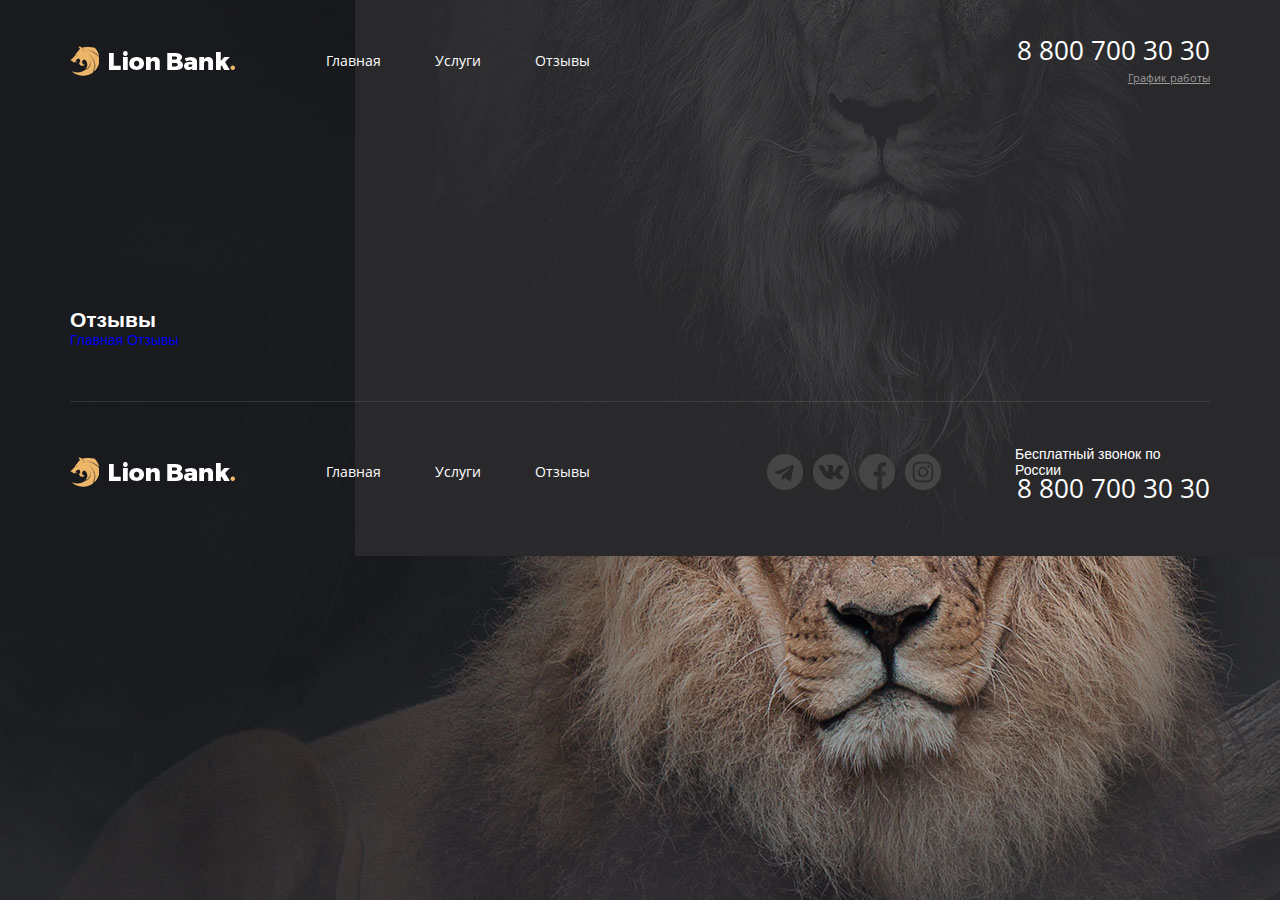
<file: feedback.html>
<!DOCTYPE html>
<html lang="ru">
<head>
  <meta name="keywords" content=""/>
  <meta name="description" content=""/>
  <link href="css/style.css" rel="stylesheet" type="text/css"/>
  <meta name="viewport" content="width=device-width, initial-scale=1"/>
  <meta charset="UTF-8"/>
  <title>Lion Bank | Отзывы</title>
</head>
<body>
<header class="header header__top">
  <a href="index.html" class="header__logo-link">
    <img src="img/logo-desktop.png" class="header__logo-img" alt="" title=""/>
  </a>
  <nav class="header__nav-menu">
    <ul class="header__menu">
      <li class="menu__item">
        <a href="index.html" class="menu__link">Главная</a>
      </li>
      <li class="menu__item">
        <a href="price.html" class="menu__link">Услуги</a>
      </li>
      <li class="menu__item">
        <a href="feedback.html" class="menu__link">Отзывы</a>
      </li>
    </ul>
  </nav>
  <div class="header__box-phone">
    <a href="tel:+8(800)7003030" class="header__phone-link">8 800 700 30 30</a>
    <div class="header__box-schedule">
      <span class="schedule__title">График работы</span>
      <div class="schedule__box-content">
        <p class="schedule__text">пн-вс: 09:00 - 20:00</p>
        <p class="schedule__text">Обед: 14:00-14:30</p>
      </div>
    </div>
  </div>
</header>
<main class="content-sidebar content__top">
  <div class="feedback__preview">
    <h2 class="feedback__preview-title">Отзывы</h2>
    <div class="breadcrumbs">
      <a href="index.html" class="breadcrumbs__link">Главная</a>
      <a href="feedback.html" class="breadcrumbs__link">Отзывы</a>
    </div>
  </div>
</main>
<footer class="footer">
  <div class="footer__wrap">
    <a href="index.html" class="footer__logo-link">
      <img src="img/logo-desktop.png" class="footer__logo-img" alt="" title=""/>
    </a>
    <nav class="footer__nav-menu">
      <ul class="footer__menu">
        <li class="menu__item">
          <a href="index.html" class="menu__link">Главная</a>
        </li>
        <li class="menu__item">
          <a href="price.html" class="menu__link">Услуги</a>
        </li>
        <li class="menu__item">
          <a href="feedback.html" class="menu__link">Отзывы</a>
        </li>
      </ul>
    </nav>
    <ul class="soc-list">
      <li class="soc-list__item">
        <a href="#" class="soc-list__link"></a>
      </li>
      <li class="soc-list__item">
        <a href="#" class="soc-list__link"></a>
      </li>
      <li class="soc-list__item">
        <a href="#" class="soc-list__link"></a>
      </li>
      <li class="soc-list__item">
        <a href="#" class="soc-list__link"></a>
      </li>
    </ul>
    <div class="footer__box-phone">
      <a href="tel:+8(800)7003030" class="footer__phone-link">8 800 700 30 30</a>
      <div class="footer__box-schedule">
        <span class="footer-schedule__title">Бесплатный звонок по России</span>
      </div>
    </div>
  </div>
</footer>
</body>
</html>
</file>
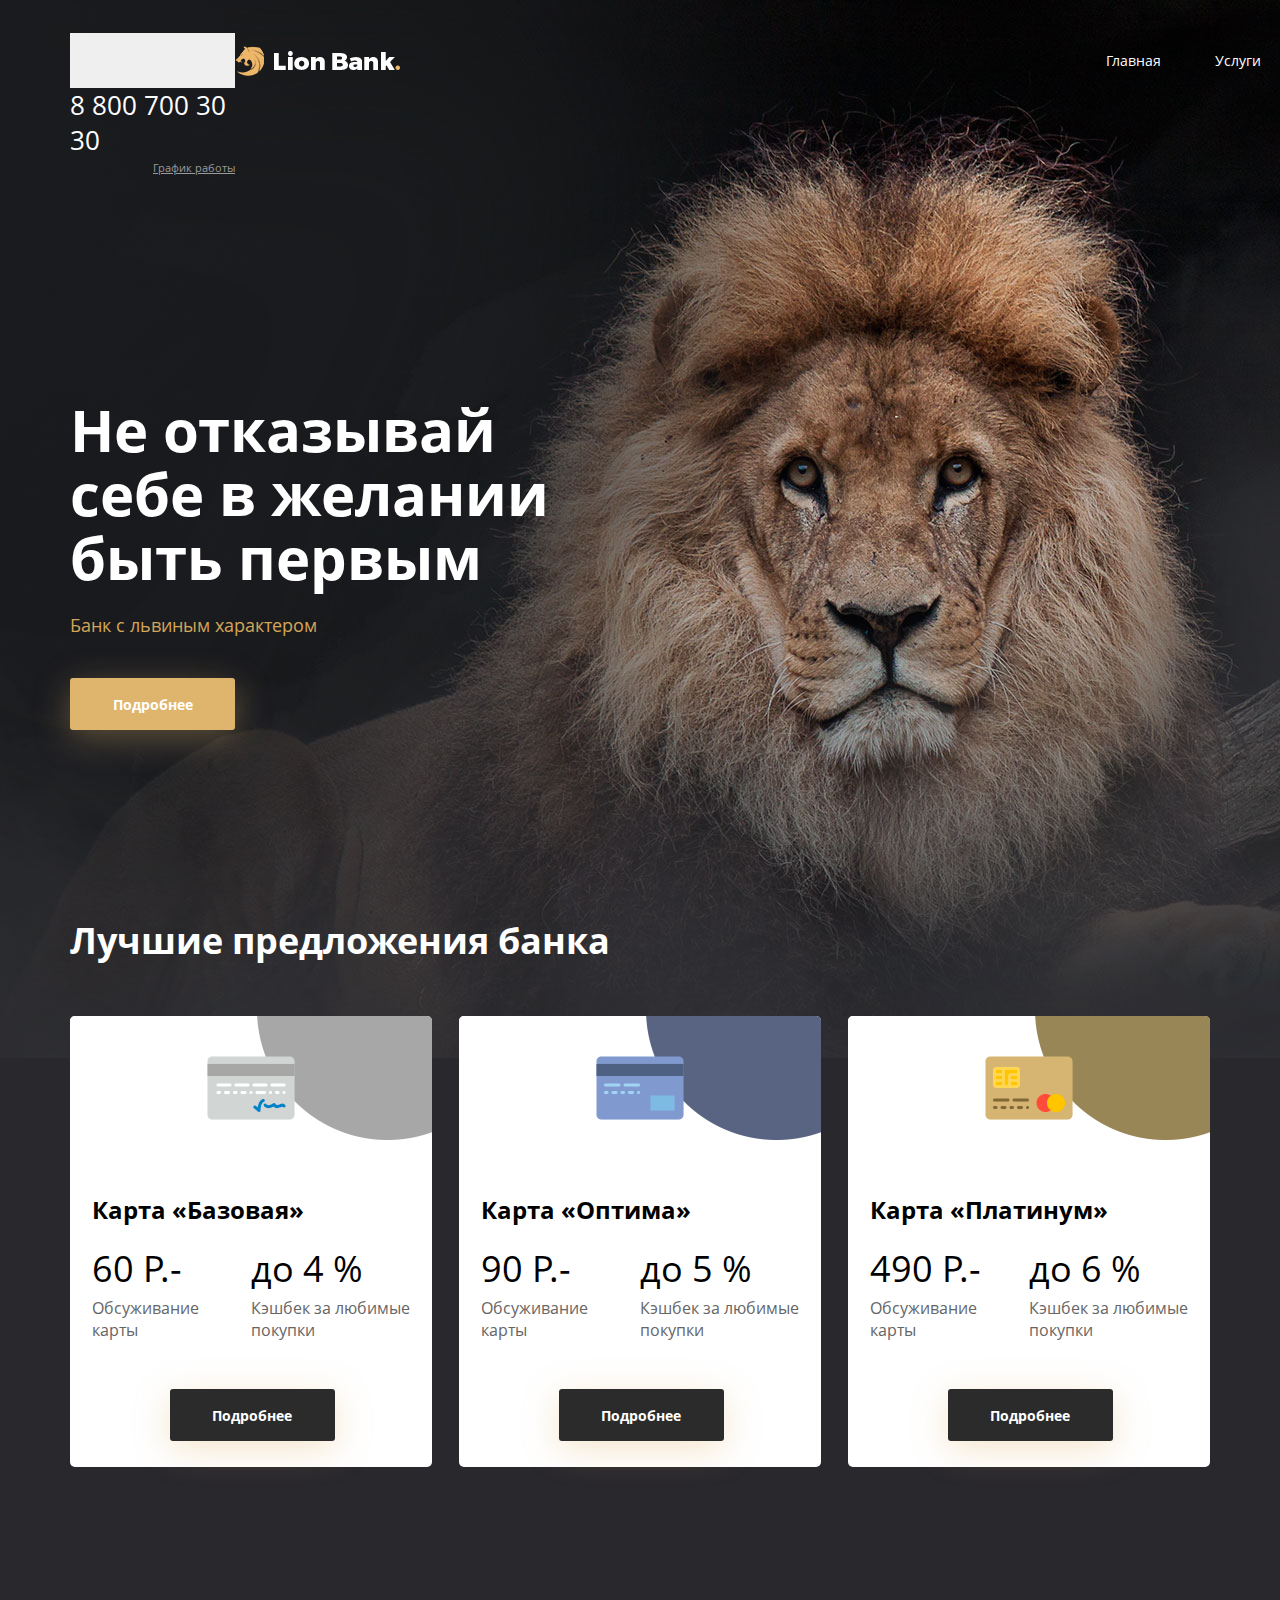
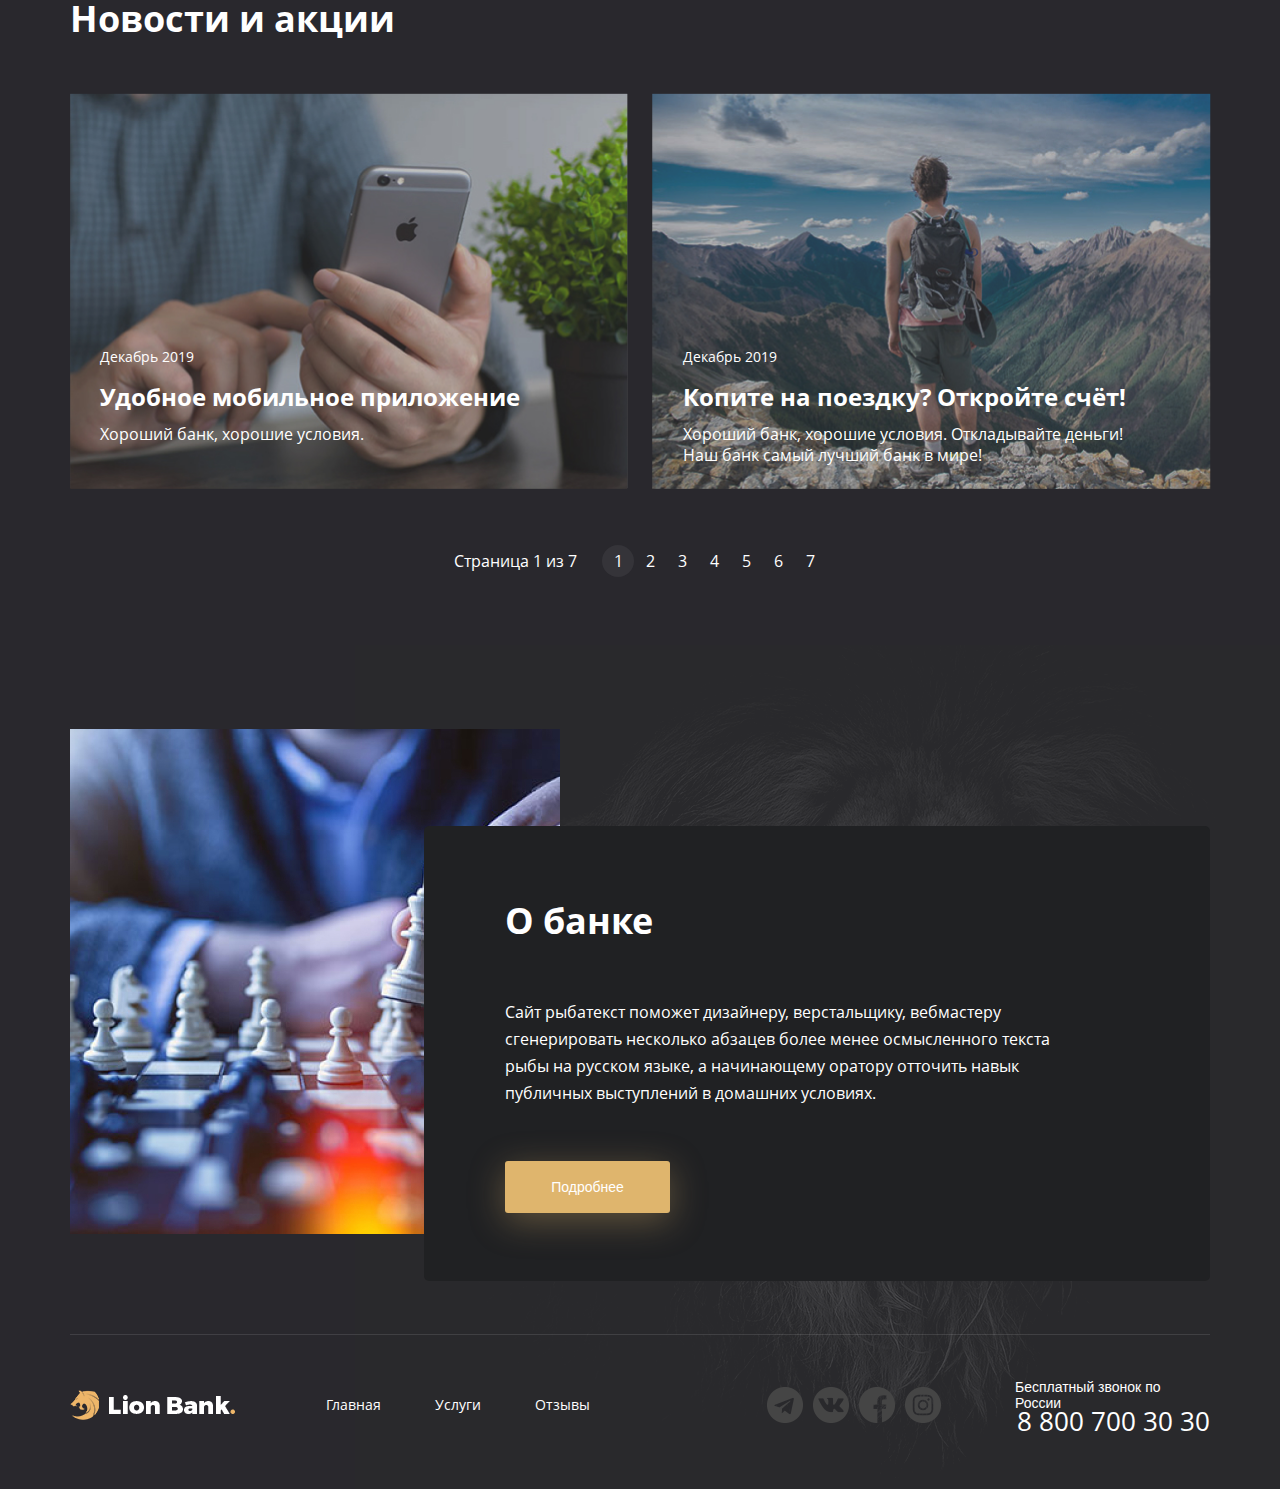
<file: general.html>
<!DOCTYPE html>
<html lang="ru" class="general">
<head>
  <meta name="keywords" content=""/>
  <meta name="description" content=""/>
  <link href="css/style.css" rel="stylesheet" type="text/css"/>
  <meta name="viewport" content="width=device-width, initial-scale=1"/>
  <meta charset="UTF-8"/>
  <title>Lion Bank | Главная</title>
</head>
<body class="index__wrap">
<header class="header">
  <button type="button" class="button-menu" id="mobile-menu" onclick="openMobileMenu()">
    <span class="sandwich-line"></span>
    <span class="sandwich-line"></span>
    <span class="sandwich-line"></span>
  </button>
  <a href="index.html" class="header__logo-link">
    <img src="img/logo-desktop.png" class="header__logo-img" alt="" title=""/>
  </a>
  <nav class="header__nav-menu" id="header-menu">
    <ul class="header__menu">
      <li class="menu__item">
        <a href="general.html" class="menu__link">Главная</a>
      </li>
      <li class="menu__item">
        <a href="price.html" class="menu__link">Услуги</a>
      </li>
      <li class="menu__item">
        <a href="feedback.html" class="menu__link">Отзывы</a>
      </li>
    </ul>
  </nav>
  <div class="header__box-phone">
    <a href="tel:+8(800)7003030" class="header__phone-link">8 800 700 30 30</a>
    <div class="header__box-schedule">
      <span class="schedule__title">График работы</span>
      <div class="schedule__box-content">
        <p class="schedule__text">пн-вс: 09:00 - 20:00</p>
        <p class="schedule__text">Обед: 14:00-14:30</p>
      </div>
    </div>
  </div>
</header>
<main class="content-sidebar">
  <div class="preview">
    <h2 class="preview__title">Не отказывай себе в желании быть первым</h2>
    <p class="preview__text">Банк с львиным характером</p>
    <a href="#" class="preview__link">Подробнее</a>
  </div>
  <div class="price">
    <h3 class="price__title">Лучшие предложения банка</h3>
    <div class="price-list">
      <div class="price-list__wrap">
        <div class="price__img-wrap img-base">
          <img src="img/cards/card-1.jpg" class="img-card" alt="" title=""/>
        </div>
        <div class="price-list__content">
          <h4 class="price-list__title">Карта «Базовая»</h4>
          <div class="price-list__info">
            <div class="price-list__info-pay">
              <span class="info-pay__title">60 Р.-</span>
              <p class="info-pay__text">Обсуживание карты</p>
            </div>
            <div class="price-list__info-cashback">
              <span class="info-cashback__title">до 4 %</span>
              <p class="info-cashback__text">Кэшбек за любимые покупки</p>
            </div>
          </div>
          <a href="#" class="price-list__link">Подробнее</a>
        </div>
      </div>
      <div class="price-list__wrap">
        <div class="price__img-wrap img-optima">
          <img src="img/cards/card-2.jpg" class="img-card" alt="" title=""/>
        </div>
        <div class="price-list__content">
          <h4 class="price-list__title">Карта «Оптима»</h4>
          <div class="price-list__info">
            <div class="price-list__info-pay">
              <span class="info-pay__title">90 Р.-</span>
              <p class="info-pay__text">Обсуживание карты</p>
            </div>
            <div class="price-list__info-cashback">
              <span class="info-cashback__title">до 5 %</span>
              <p class="info-cashback__text">Кэшбек за любимые покупки</p>
            </div>
          </div>
          <a href="#" class="price-list__link">Подробнее</a>
        </div>
      </div>
      <div class="price-list__wrap">
        <div class="price__img-wrap img-platinum">
          <img src="img/cards/card-3.png" class="img-card" alt="" title=""/>
        </div>
        <div class="price-list__content">
          <h4 class="price-list__title">Карта «Платинум»</h4>
          <div class="price-list__info">
            <div class="price-list__info-pay">
              <span class="info-pay__title">490 Р.-</span>
              <p class="info-pay__text">Обсуживание карты</p>
            </div>
            <div class="price-list__info-cashback">
              <span class="info-cashback__title">до 6 %</span>
              <p class="info-cashback__text">Кэшбек за любимые покупки</p>
            </div>
          </div>
          <a href="#" class="price-list__link">Подробнее</a>
        </div>
      </div>
    </div>
  </div>
  <div class="news">
    <h3 class="news__title">Новости и акции</h3>
    <div class="news-content">
      <a href="#" class="news__link">
        <div class="box-news">
          <img src="img/news/img-1.jpg" class="news-bg" alt="" title=""/>
          <div class="news__title-content">
            <span class="news__title-content-data">Декабрь 2019</span>
            <h6 class="news__title-h6">Удобное мобильное приложение</h6>
            <p class="news__title-text">Хороший банк, хорошие условия.</p>
          </div>
        </div>
      </a>
      <a href="#" class="news__link">
        <div class="box-news">
          <img src="img/news/img-2.jpg" class="news-bg" alt="" title=""/>
          <div class="news__title-content">
            <span class="news__title-content-data">Декабрь 2019</span>
            <h6 class="news__title-h6">Копите на поездку? Откройте счёт!</h6>
            <p class="news__title-text">Хороший банк, хорошие условия. Откладывайте деньги! Наш банк самый лучший банк в
              мире!</p>
          </div>
        </div>
      </a>
      <div class="pagination__wrap">
        <p class="pagination__text">Страница <span>1</span> из <span>7</span></p>
        <ul class="pagination">
          <li class="pagination__item current">
            <a href="#" class="pagination__link">1</a>
          </li>
          <li class="pagination__item">
            <a href="#" class="pagination__link">2</a>
          </li>
          <li class="pagination__item">
            <a href="#" class="pagination__link">3</a>
          </li>
          <li class="pagination__item">
            <a href="#" class="pagination__link">4</a>
          </li>
          <li class="pagination__item">
            <a href="#" class="pagination__link">5</a>
          </li>
          <li class="pagination__item">
            <a href="#" class="pagination__link">6</a>
          </li>
          <li class="pagination__item">
            <a href="#" class="pagination__link">7</a>
          </li>
        </ul>
      </div>
    </div>
  </div>
  <div class="about-us">
    <img src="img/img-1.jpg" class="about-us__img" alt="" title=""/>
    <div class="about-us__content">
      <h5 class="about-us__title">О банке</h5>
      <p class="about-us__text">Сайт рыбатекст поможет дизайнеру, верстальщику, вебмастеру сгенерировать несколько
        абзацев более менее
        осмысленного текста рыбы на русском языке, а начинающему оратору отточить навык публичных выступлений в домашних
        условиях.</p>
      <a href="#" class="about-us__link">Подробнее</a>
    </div>
  </div>
</main>
<footer class="footer">
  <div class="footer__wrap">
    <a href="index.html" class="footer__logo-link">
      <img src="img/logo-desktop.png" class="footer__logo-img" alt="" title=""/>
    </a>
    <nav class="footer__nav-menu">
      <ul class="footer__menu">
        <li class="menu__item">
          <a href="index.html" class="menu__link">Главная</a>
        </li>
        <li class="menu__item">
          <a href="price.html" class="menu__link">Услуги</a>
        </li>
        <li class="menu__item">
          <a href="feedback.html" class="menu__link">Отзывы</a>
        </li>
      </ul>
    </nav>
    <ul class="soc-list">
      <li class="soc-list__item">
        <a href="#" class="soc-list__link"></a>
      </li>
      <li class="soc-list__item">
        <a href="#" class="soc-list__link"></a>
      </li>
      <li class="soc-list__item">
        <a href="#" class="soc-list__link"></a>
      </li>
      <li class="soc-list__item">
        <a href="#" class="soc-list__link"></a>
      </li>
    </ul>
    <div class="footer__box-phone">
      <a href="tel:+8(800)7003030" class="footer__phone-link">8 800 700 30 30</a>
      <div class="footer__box-schedule">
        <span class="footer-schedule__title">Бесплатный звонок по России</span>
      </div>
    </div>
  </div>
</footer>
<script src="js/script.js"></script>
</body>
</html>
</file>
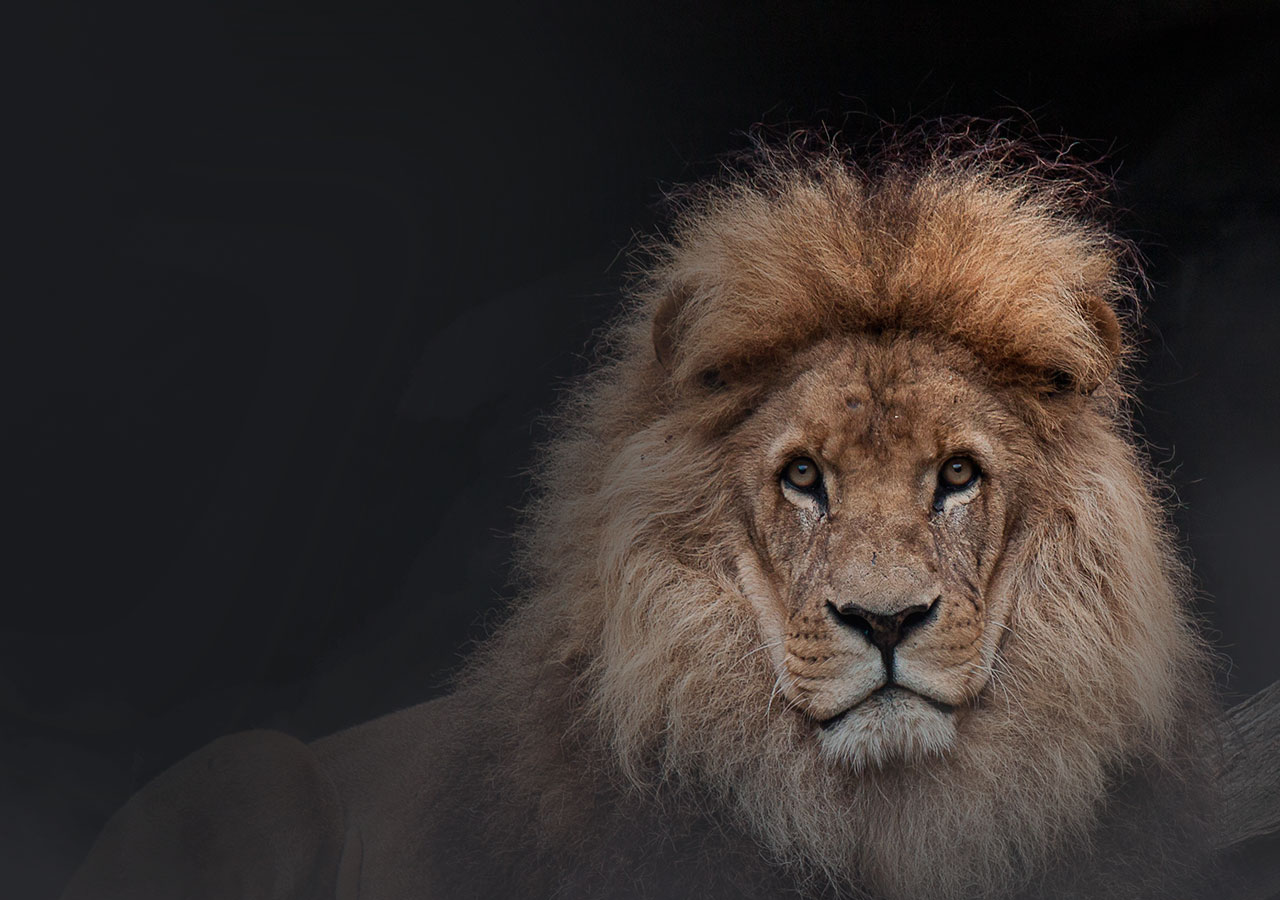
<file: login.html>
<!DOCTYPE html>
<html lang="ru">
<head>
  <meta name="keywords" content=""/>
  <meta name="description" content=""/>
  <link href="css/style.css" rel="stylesheet" type="text/css"/>
  <meta name="viewport" content="width=device-width, initial-scale=1"/>
  <meta charset="UTF-8"/>
  <title>Lion Bank | Login</title>
</head>
<body>

</body>
</html>
</file>
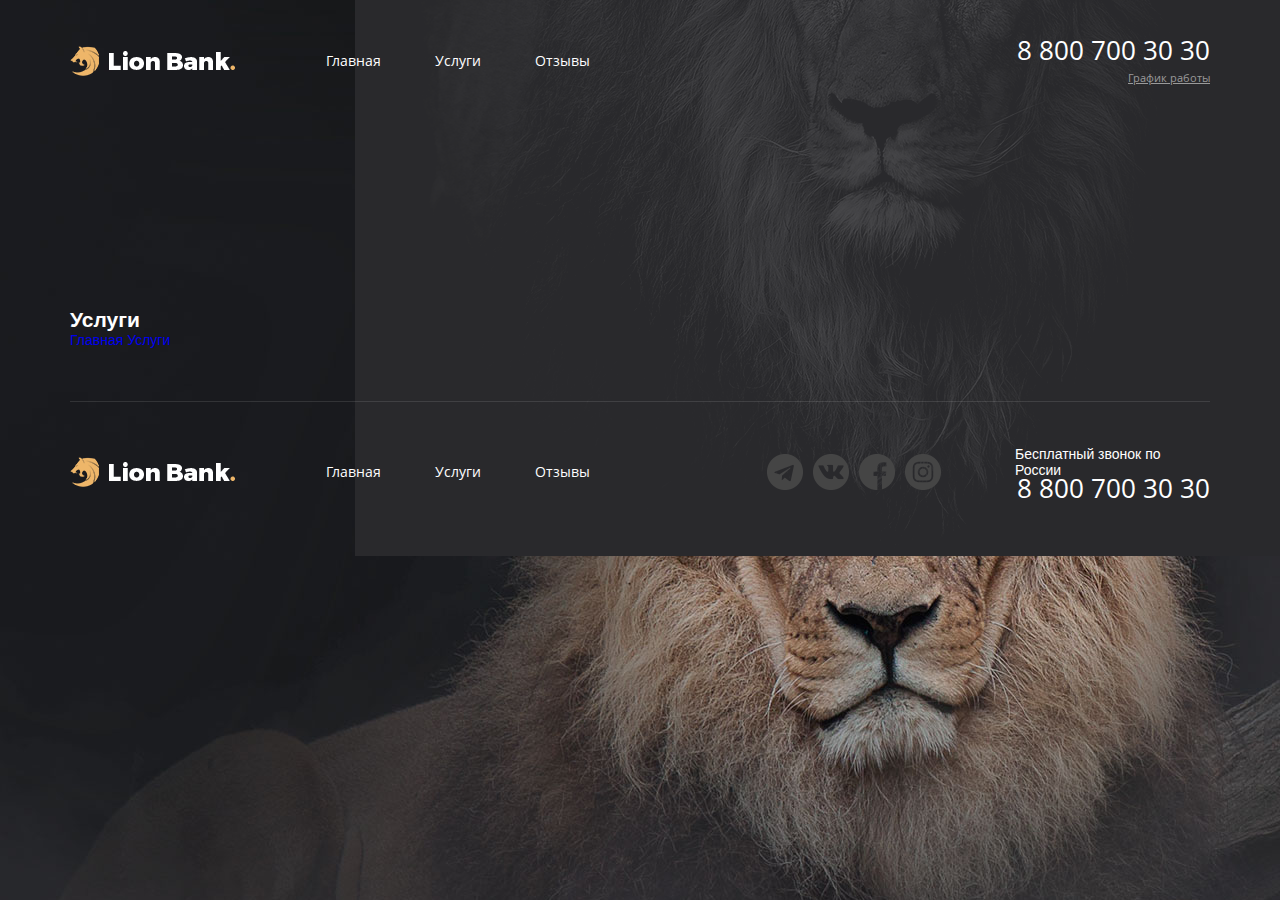
<file: price.html>
<!DOCTYPE html>
<html lang="ru">
<head>
  <meta name="keywords" content=""/>
  <meta name="description" content=""/>
  <link href="css/style.css" rel="stylesheet" type="text/css"/>
  <meta name="viewport" content="width=device-width, initial-scale=1"/>
  <meta charset="UTF-8"/>
  <title>Lion Bank | Услуги</title>
</head>
<body>
<header class="header header__top">
  <a href="index.html" class="header__logo-link">
    <img src="img/logo-desktop.png" class="header__logo-img" alt="" title=""/>
  </a>
  <nav class="header__nav-menu">
    <ul class="header__menu">
      <li class="menu__item">
        <a href="index.html" class="menu__link">Главная</a>
      </li>
      <li class="menu__item">
        <a href="price.html" class="menu__link">Услуги</a>
      </li>
      <li class="menu__item">
        <a href="feedback.html" class="menu__link">Отзывы</a>
      </li>
    </ul>
  </nav>
  <div class="header__box-phone">
    <a href="tel:+8(800)7003030" class="header__phone-link">8 800 700 30 30</a>
    <div class="header__box-schedule">
      <span class="schedule__title">График работы</span>
      <div class="schedule__box-content">
        <p class="schedule__text">пн-вс: 09:00 - 20:00</p>
        <p class="schedule__text">Обед: 14:00-14:30</p>
      </div>
    </div>
  </div>
</header>
<main class="content-sidebar content__top">
  <div class="feedback__preview">
    <h2 class="feedback__preview-title">Услуги</h2>
    <div class="breadcrumbs">
      <a href="index.html" class="breadcrumbs__link">Главная</a>
      <a href="price.html" class="breadcrumbs__link">Услуги</a>
    </div>
  </div>
</main>
<footer class="footer">
  <div class="footer__wrap">
    <a href="index.html" class="footer__logo-link">
      <img src="img/logo-desktop.png" class="footer__logo-img" alt="" title=""/>
    </a>
    <nav class="footer__nav-menu">
      <ul class="footer__menu">
        <li class="menu__item">
          <a href="index.html" class="menu__link">Главная</a>
        </li>
        <li class="menu__item">
          <a href="price.html" class="menu__link">Услуги</a>
        </li>
        <li class="menu__item">
          <a href="feedback.html" class="menu__link">Отзывы</a>
        </li>
      </ul>
    </nav>
    <ul class="soc-list">
      <li class="soc-list__item">
        <a href="#" class="soc-list__link"></a>
      </li>
      <li class="soc-list__item">
        <a href="#" class="soc-list__link"></a>
      </li>
      <li class="soc-list__item">
        <a href="#" class="soc-list__link"></a>
      </li>
      <li class="soc-list__item">
        <a href="#" class="soc-list__link"></a>
      </li>
    </ul>
    <div class="footer__box-phone">
      <a href="tel:+8(800)7003030" class="footer__phone-link">8 800 700 30 30</a>
      <div class="footer__box-schedule">
        <span class="footer-schedule__title">Бесплатный звонок по России</span>
      </div>
    </div>
  </div>
</footer>
</body>
</html>
</file>
<file: css/style.css>
@font-face{font-family:'Open Sans';src:url("../fonts/OpenSans-Regular.eot");src:local("Open Sans Regular"),local("OpenSans-Regular"),url("../fonts/OpenSans-Regular.eot?#iefix") format("embedded-opentype"),url("../fonts/OpenSans-Regular.woff") format("woff"),url("../fonts/OpenSans-Regular.ttf") format("truetype");font-weight:normal;font-style:normal;font-display:swap}@font-face{font-family:'Open Sans Bold';src:url("../fonts/OpenSans-Bold.eot");src:local("Open Sans Bold"),local("OpenSans-Bold"),url("../fonts/OpenSans-Bold.eot?#iefix") format("embedded-opentype"),url("../fonts/OpenSans-Bold.woff") format("woff"),url("../fonts/OpenSans-Bold.ttf") format("truetype");font-weight:normal;font-style:normal;font-display:swap}*{margin:0;padding:0;border:0;outline:0}html{background:#29282d;background-image:url("../img/bg-1.png");background-repeat:no-repeat;background-size:auto;background-position:top center}body{color:#fff;font-size:14px;font-weight:400;font-family:"Arial", sans-serif;background-image:url("../img/bg-2.png");background-repeat:no-repeat;background-size:auto;background-position:bottom right}a{text-decoration:none}li{list-style:none}.header{width:1140px;padding:33px calc(50% - 570px) 0;display:grid;grid-template-columns:165px 1fr 195px;grid-template-rows:auto}.header__logo-img,.header__logo-link{width:165px}.header__logo-link,.header__nav-menu{display:-webkit-box;display:-ms-flexbox;display:flex;-webkit-box-pack:center;-ms-flex-pack:center;justify-content:center;-webkit-box-align:center;-ms-flex-align:center;align-items:center;height:55px}.header__nav-menu{width:100%;margin-left:91px}.header__menu{width:100%;display:-webkit-box;display:-ms-flexbox;display:flex;-webkit-box-orient:horizontal;-webkit-box-direction:normal;-ms-flex-direction:row;flex-direction:row;-webkit-box-pack:start;-ms-flex-pack:start;justify-content:flex-start;-webkit-box-align:center;-ms-flex-align:center;align-items:center}.menu__item{margin-right:54px}.menu__item:last-child{margin-right:0}.menu__link{font-family:"Open Sans",sans-serif;font-size:14px;line-height:19px;color:#fff;-webkit-transition:0.3s ease all;transition:0.3s ease all}.menu__link:hover{color:#D3A557}.header__box-phone{display:-webkit-box;display:-ms-flexbox;display:flex;-webkit-box-orient:vertical;-webkit-box-direction:normal;-ms-flex-direction:column;flex-direction:column;-webkit-box-pack:center;-ms-flex-pack:center;justify-content:center;-webkit-box-align:end;-ms-flex-align:end;align-items:flex-end}.header__phone-link{font-family:"Open Sans",sans-serif;font-size:26px;line-height:35px;color:#fff}.schedule__title{font-family:"Open Sans",sans-serif;font-size:13px;line-height:20px;color:#D3A557;text-decoration:underline;cursor:pointer;-webkit-transition:0.3s ease all;transition:0.3s ease all}.schedule__title:hover{color:#fff}.header__box-schedule{position:relative}.schedule__box-content{position:absolute;top:30px;right:0;width:160px;height:80px;display:-webkit-box;display:-ms-flexbox;display:flex;-webkit-box-orient:vertical;-webkit-box-direction:normal;-ms-flex-direction:column;flex-direction:column;-webkit-box-pack:center;-ms-flex-pack:center;justify-content:center;-webkit-box-align:center;-ms-flex-align:center;align-items:center;background-color:#EDEDED;opacity:0;-webkit-transition:0.3s ease all;transition:0.3s ease all}.schedule__text{font-family:"Open Sans",sans-serif;color:#1E1F20;font-size:13px;line-height:21px}.schedule__text:nth-child(1){font-family:"Open Sans Bold",sans-serif}.schedule__title:hover+.schedule__box-content{opacity:1}.content-sidebar{width:1140px;padding:33px calc(50% - 570px) 0;margin-top:180px}.preview{width:100%;display:grid;grid-template-columns:505px 1fr;grid-template-rows:repeat(3, auto)}.preview__title{font-family:"Open Sans Bold",sans-serif;font-weight:400;font-size:58px;line-height:110%;color:#fff;grid-row-start:1;grid-row-end:2}.preview__text{grid-row-start:2;grid-row-end:3;margin:26px 0 43px;color:#D3A557;font-size:18px;line-height:20px;font-family:"Open Sans",sans-serif}.preview__link{grid-row-start:3;grid-row-end:4;width:165px;height:52px;background-color:#DFB56D;-webkit-box-shadow:0 8px 35px rgba(223,181,109,0.35);box-shadow:0 8px 35px rgba(223,181,109,0.35);border-radius:3px;color:#fff;font-size:14px;line-height:19px;font-family:"Open Sans Bold",sans-serif;display:-webkit-box;display:-ms-flexbox;display:flex;-webkit-box-pack:center;-ms-flex-pack:center;justify-content:center;-webkit-box-align:center;-ms-flex-align:center;align-items:center;-webkit-transition:0.3s ease all;transition:0.3s ease all}.preview__link:hover{background-color:#D3A557}.preview__title,.preview__text,.preview__link{grid-column-start:1;grid-column-end:2}.price{width:100%;margin-top:186px}.price__title,.news__title{font-size:36px;line-height:49px;font-family:"Open Sans Bold",sans-serif;color:#fff;font-weight:400}.price-list{width:100%;display:grid;grid-template-columns:repeat(3, 1fr);grid-template-rows:auto;grid-gap:27px;margin-top:51px}.price-list__wrap{width:100%;border-radius:5px;background-color:#fff}.price__img-wrap{width:100%;height:144px;display:-webkit-box;display:-ms-flexbox;display:flex;-webkit-box-pack:center;-ms-flex-pack:center;justify-content:center;-webkit-box-align:center;-ms-flex-align:center;align-items:center}.img-base{background-image:url("../img/bg-3.png")}.img-optima{background-image:url("../img/bg-4.png")}.img-platinum{background-image:url("../img/bg-5.png")}.price-list__content{width:calc(100% - 42px);padding:0 20px 26px 22px}.price-list__title{margin:33px 0 18px;font-size:24px;line-height:33px;color:#000;font-family:"Open Sans Bold",sans-serif;font-weight:400}.price-list__info{width:100%;display:-webkit-box;display:-ms-flexbox;display:flex;-webkit-box-orient:horizontal;-webkit-box-direction:normal;-ms-flex-direction:row;flex-direction:row;-webkit-box-pack:justify;-ms-flex-pack:justify;justify-content:space-between;-webkit-box-align:start;-ms-flex-align:start;align-items:flex-start}.price-list__info-pay{width:115px}.price-list__info-cashback{width:161px}.info-pay__title,.info-cashback__title{font-size:36px;line-height:49px;font-family:"Open Sans",sans-serif;color:#000;margin-bottom:4px;display:block}.info-pay__text,.info-cashback__text{font-size:16px;line-height:22px;font-family:"Open Sans",sans-serif;color:#666}.price-list__link{background:#2B2B2B;-webkit-box-shadow:0 8px 35px rgba(223,181,109,0.35);box-shadow:0 8px 35px rgba(223,181,109,0.35);border-radius:3px;font-size:14px;line-height:19px;display:-webkit-box;display:-ms-flexbox;display:flex;-webkit-box-pack:center;-ms-flex-pack:center;justify-content:center;-webkit-box-align:center;-ms-flex-align:center;align-items:center;font-family:"Open Sans Bold",sans-serif;color:#fff;width:165px;height:52px;margin:0 auto;-webkit-transition:0.3s ease all;transition:0.3s ease all;margin-top:48px}.price-list__link:hover{background:#DFB56D}.news{width:100%;margin-top:127px}.news__title{margin-bottom:51px}.news-content{width:100%;display:grid;grid-template-columns:repeat(2, 1fr);grid-template-rows:394px auto;grid-gap:25px}.box-news{width:calc(100% - 99px);height:364px;position:relative;padding:15px 69px 15px 30px;display:-webkit-box;display:-ms-flexbox;display:flex;-webkit-box-orient:vertical;-webkit-box-direction:normal;-ms-flex-direction:column;flex-direction:column;-webkit-box-pack:end;-ms-flex-pack:end;justify-content:flex-end;-webkit-box-align:start;-ms-flex-align:start;align-items:flex-start;background:-webkit-gradient(linear, left bottom, left top, from(rgba(90,90,90,0.35)), to(rgba(90,90,90,0.35)));background:linear-gradient(0deg, rgba(90,90,90,0.35), rgba(90,90,90,0.35))}.news-bg{position:absolute;width:100%;top:50%;left:50%;-webkit-transform:translate(-50%, -50%);transform:translate(-50%, -50%);z-index:1}.pagination__wrap{width:100%;margin-top:32px;grid-column-start:1;grid-column-end:3;grid-row-start:2;grid-row-end:3}.pagination,.pagination__wrap{display:-webkit-box;display:-ms-flexbox;display:flex;-webkit-box-orient:horizontal;-webkit-box-direction:normal;-ms-flex-direction:row;flex-direction:row;-webkit-box-pack:center;-ms-flex-pack:center;justify-content:center;-webkit-box-align:center;-ms-flex-align:center;align-items:center}.news__title-content{width:100%;height:127px;position:relative;z-index:10}.news__title-content-data{font-size:14px}.news__title-h6{font-size:24px;line-height:36px;color:#fff;font-family:"Open Sans Bold",sans-serif;font-weight:400;margin:12px 0 9px}.news__title-text,.pagination__text,.pagination__link{font-size:16px}.news__title-text,.news__title-content-data,.pagination__text,.pagination__link{color:#fff;font-family:"Open Sans",sans-serif;line-height:21px}.pagination{margin-left:25px}.pagination__item,.pagination__link{width:32px;height:32px;border-radius:50px}.pagination__link{display:-webkit-box;display:-ms-flexbox;display:flex;-webkit-box-pack:center;-ms-flex-pack:center;justify-content:center;-webkit-box-align:center;-ms-flex-align:center;align-items:center}.pagination__item.current,.pagination__item:hover{background-color:#353439}.about-us{width:100%;display:grid;grid-template-columns:354px 136px 1fr;grid-template-rows:97px 408px 47px;margin-top:152px}.about-us__img{grid-column-start:1;grid-column-end:3;grid-row-start:1;grid-row-end:3}.about-us__content{grid-column-start:2;grid-column-end:4;grid-row-start:2;grid-row-end:4;background-color:#202123;border-radius:5px;width:calc(100% - 241px);height:317px;padding:70px 160px 68px 81px;display:-webkit-box;display:-ms-flexbox;display:flex;-webkit-box-orient:vertical;-webkit-box-direction:normal;-ms-flex-direction:column;flex-direction:column;-webkit-box-pack:justify;-ms-flex-pack:justify;justify-content:space-between;-webkit-box-align:start;-ms-flex-align:start;align-items:flex-start}.about-us__title{font-size:36px;line-height:49px;font-weight:400;font-family:"Open Sans Bold",sans-serif;color:#fff}.about-us__text{font-size:16px;line-height:27px;color:#fff;font-family:"Open Sans",sans-serif}.about-us__link{color:#fff;width:165px;height:52px;background-color:#DFB56D;-webkit-box-shadow:0 8px 35px rgba(223,181,109,0.35);box-shadow:0 8px 35px rgba(223,181,109,0.35);border-radius:3px;display:-webkit-box;display:-ms-flexbox;display:flex;-webkit-box-pack:center;-ms-flex-pack:center;justify-content:center;-webkit-box-align:center;-ms-flex-align:center;align-items:center;-webkit-transition:0.3s ease all;transition:0.3s ease all}.about-us__link:hover{background-color:#D3A557}.footer{width:1140px;padding:0 calc(50% - 570px);margin-top:53px}.footer__wrap{width:100%;padding:42px 0 57px;display:grid;border-top:1px solid rgba(255,255,255,0.11);grid-template-columns:165px 1fr 174px 269px;grid-template-rows:auto}.footer__logo-img,.footer__logo-link{width:165px}.footer__logo-link{display:-webkit-box;display:-ms-flexbox;display:flex;-webkit-box-pack:center;-ms-flex-pack:center;justify-content:center;-webkit-box-align:center;-ms-flex-align:center;align-items:center}.soc-list{width:100%;display:-webkit-box;display:-ms-flexbox;display:flex;-webkit-box-orient:horizontal;-webkit-box-direction:normal;-ms-flex-direction:row;flex-direction:row;-webkit-box-pack:justify;-ms-flex-pack:justify;justify-content:space-between;-webkit-box-align:center;-ms-flex-align:center;align-items:center}.footer__nav-menu{margin-left:91px}.footer__menu{height:55px;display:-webkit-box;display:-ms-flexbox;display:flex;-webkit-box-orient:horizontal;-webkit-box-direction:normal;-ms-flex-direction:row;flex-direction:row;-webkit-box-pack:start;-ms-flex-pack:start;justify-content:flex-start;-webkit-box-align:center;-ms-flex-align:center;align-items:center}.footer__box-phone{width:195px;margin-left:74px;display:-webkit-box;display:-ms-flexbox;display:flex;-webkit-box-orient:vertical;-webkit-box-direction:reverse;-ms-flex-direction:column-reverse;flex-direction:column-reverse;-webkit-box-pack:center;-ms-flex-pack:center;justify-content:center;-webkit-box-align:end;-ms-flex-align:end;align-items:flex-end}.footer__phone-link{font-size:26px;line-height:20px;font-family:"Open Sans",sans-serif;color:#fff}.schedule__title{color:#9A9A9A;font-size:11px;line-height:20px;font-family:"Open Sans",sans-serif;margin-bottom:7px;display:block}.soc-list__link{width:36px;height:36px;display:block}.soc-list__item:nth-child(1){background-image:url("../img/icons/telegram.svg")}.soc-list__item:nth-child(2){background-image:url("../img/icons/vk.svg")}.soc-list__item:nth-child(3){background-image:url("../img/icons/facebook.svg")}.soc-list__item:nth-child(4){background-image:url("../img/icons/instagram.svg")}.soc-list__item:nth-child(1):hover{background-image:url("../img/icons/telegram-hover.svg")}.soc-list__item:nth-child(2):hover{background-image:url("../img/icons/vk-hover.svg")}.soc-list__item:nth-child(3):hover{background-image:url("../img/icons/facebook-hover.svg")}.soc-list__item:nth-child(4):hover{background-image:url("../img/icons/instagram-hover.svg")}

/*# sourceMappingURL=style.css.map */
</file>
